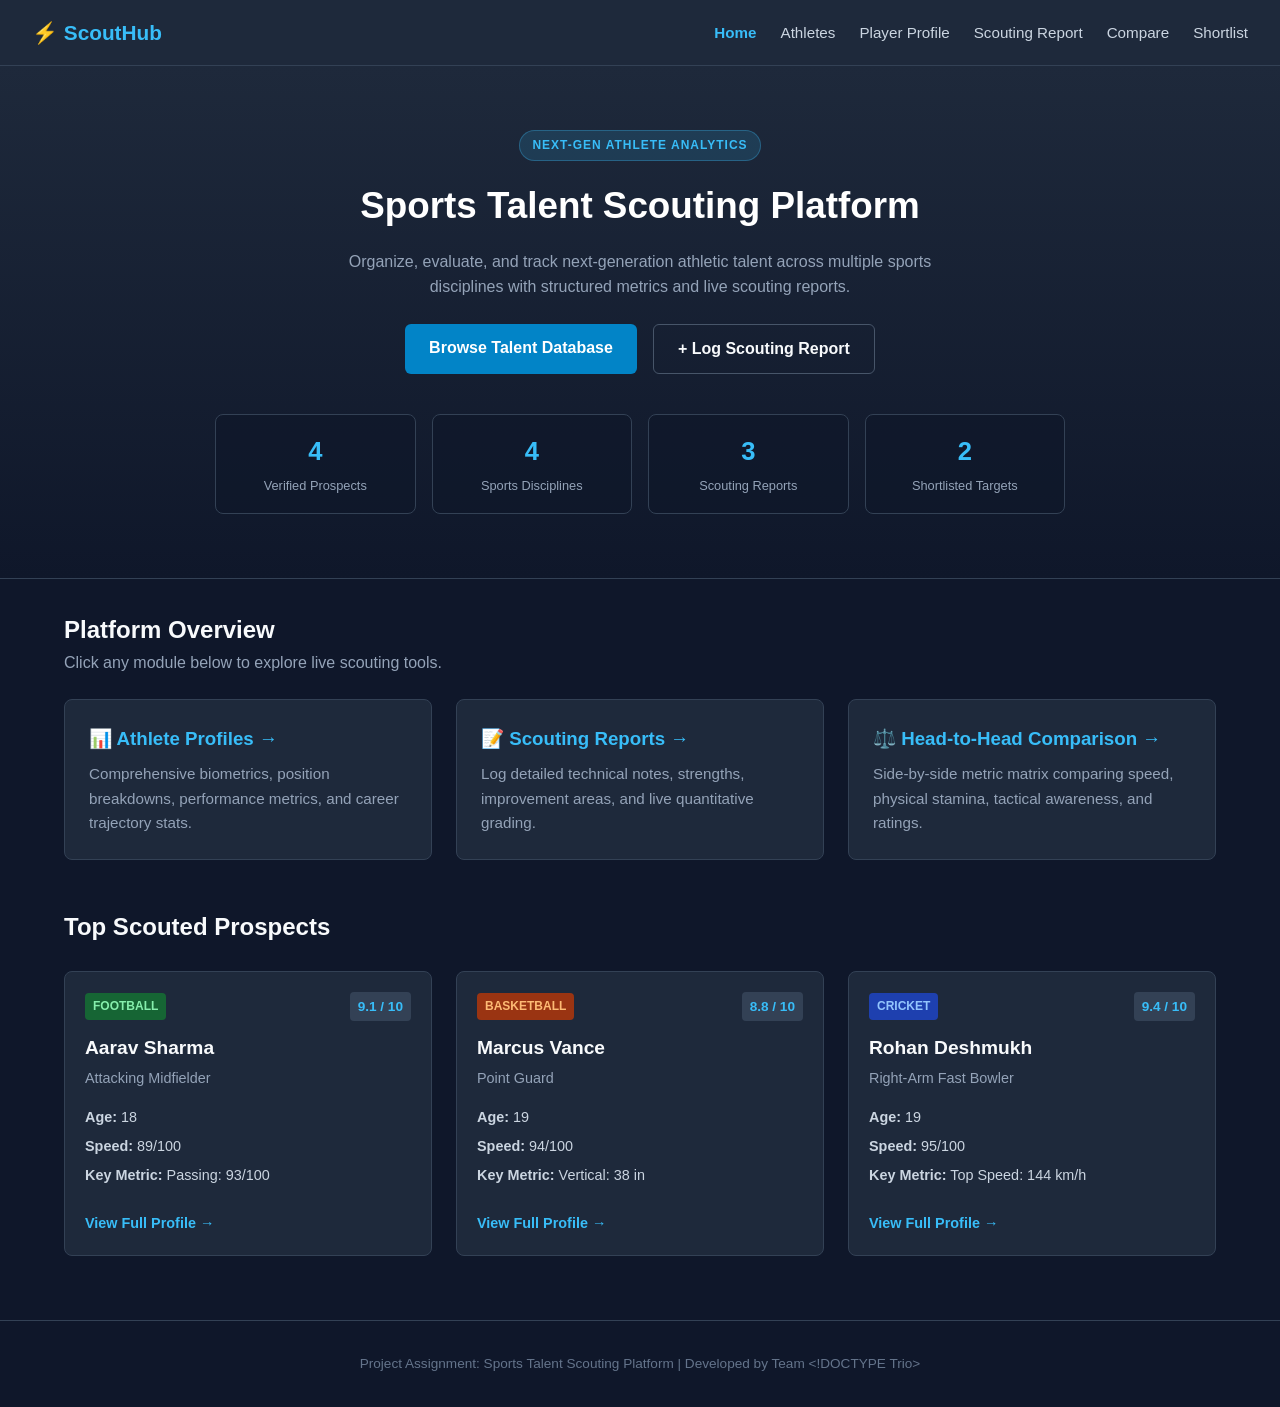
<file: index.html>
<!DOCTYPE html>
<html lang="en">
<head>
  <meta charset="UTF-8">
  <meta name="viewport" content="width=device-width, initial-scale=1.0">
  <title>Sports Talent Scouting Platform</title>
  <link rel="stylesheet" href="css/style.css">
</head>
<body>

  <header class="navbar">
    <div class="logo">⚡ ScoutHub</div>
    <nav>
      <ul class="nav-links">
        <li><a href="index.html" class="active">Home</a></li>
        <li><a href="athletes.html">Athletes</a></li>
        <li><a href="profile.html">Player Profile</a></li>
        <li><a href="report.html">Scouting Report</a></li>
        <li><a href="compare.html">Compare</a></li>
        <li><a href="shortlist.html">Shortlist</a></li>
      </ul>
    </nav>
  </header>

  <!-- Hero Banner -->
  <header class="hero">
    <span class="hero-tag">NEXT-GEN ATHLETE ANALYTICS</span>
    <h1>Sports Talent Scouting Platform</h1>
    <p>Organize, evaluate, and track next-generation athletic talent across multiple sports disciplines with structured metrics and live scouting reports.</p>
    <div class="hero-actions">
      <a href="athletes.html" class="cta-btn">Browse Talent Database</a>
      <a href="report.html" class="secondary-btn">+ Log Scouting Report</a>
    </div>

    <!-- Live Platform Stats Strip -->
    <div class="stats-strip">
      <div class="stat-pill">
        <span class="stat-num" id="stat-total">4</span>
        <span class="stat-lbl">Verified Prospects</span>
      </div>
      <div class="stat-pill">
        <span class="stat-num">4</span>
        <span class="stat-lbl">Sports Disciplines</span>
      </div>
      <div class="stat-pill">
        <span class="stat-num" id="stat-reports">3</span>
        <span class="stat-lbl">Scouting Reports</span>
      </div>
      <div class="stat-pill">
        <span class="stat-num" id="stat-shortlist">2</span>
        <span class="stat-lbl">Shortlisted Targets</span>
      </div>
    </div>
  </header>

  <main class="container">
    <!-- Clickable Platform Overview -->
    <section>
      <h2>Platform Overview</h2>
      <p class="subtitle">Click any module below to explore live scouting tools.</p>
      
      <div class="features-grid">
        <a href="profile.html" class="feature-box link-card">
          <h3>📊 Athlete Profiles &rarr;</h3>
          <p>Comprehensive biometrics, position breakdowns, performance metrics, and career trajectory stats.</p>
        </a>
        <a href="report.html" class="feature-box link-card">
          <h3>📝 Scouting Reports &rarr;</h3>
          <p>Log detailed technical notes, strengths, improvement areas, and live quantitative grading.</p>
        </a>
        <a href="compare.html" class="feature-box link-card">
          <h3>⚖️ Head-to-Head Comparison &rarr;</h3>
          <p>Side-by-side metric matrix comparing speed, physical stamina, tactical awareness, and ratings.</p>
        </a>
      </div>
    </section>

    <!-- Featured Athletes (Dynamically linked to Profile) -->
    <section class="featured-section">
      <h2>Top Scouted Prospects</h2>
      <div class="card-grid" id="home-featured-grid"></div>
    </section>
  </main>

  <footer>
    <p>Project Assignment: Sports Talent Scouting Platform | Developed by Team &lt;!DOCTYPE Trio&gt;</p>
  </footer>

  <script src="js/app.js"></script>
</body>
</html>
</file>
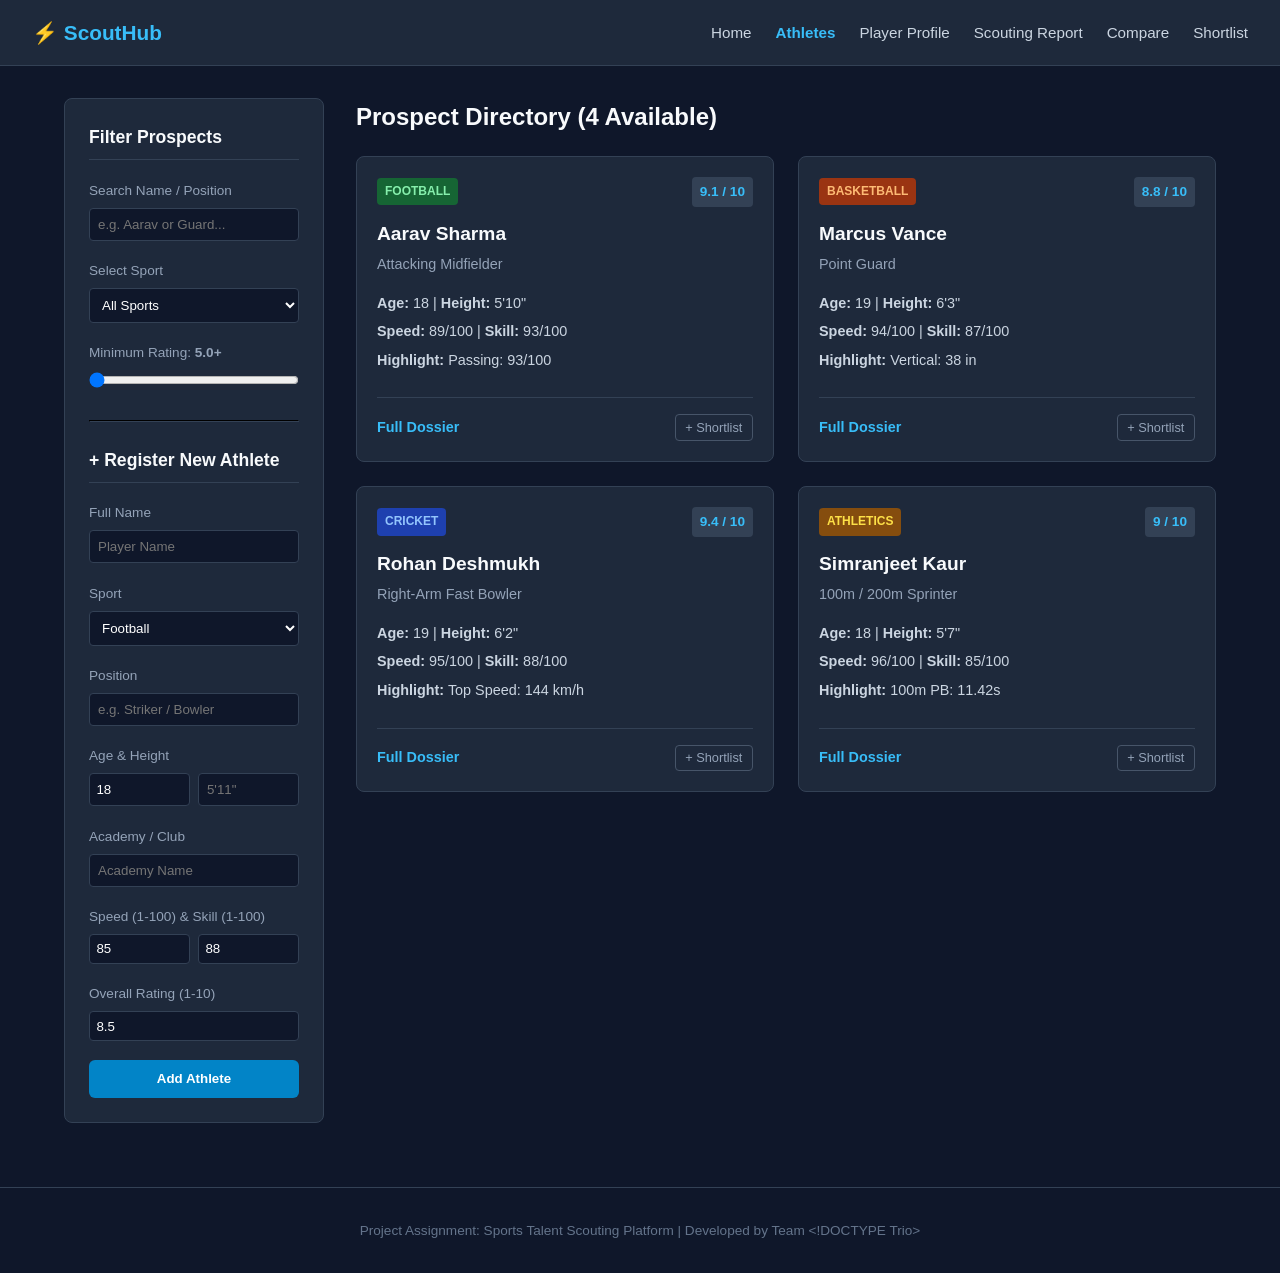
<file: athletes.html>
<!DOCTYPE html>
<html lang="en">
<head>
  <meta charset="UTF-8">
  <meta name="viewport" content="width=device-width, initial-scale=1.0">
  <title>Athlete Directory - Sports Talent Scouting Platform</title>
  <link rel="stylesheet" href="css/style.css">
</head>
<body>

  <header class="navbar">
    <div class="logo">⚡ ScoutHub</div>
    <nav>
      <ul class="nav-links">
        <li><a href="index.html">Home</a></li>
        <li><a href="athletes.html" class="active">Athletes</a></li>
        <li><a href="profile.html">Player Profile</a></li>
        <li><a href="report.html">Scouting Report</a></li>
        <li><a href="compare.html">Compare</a></li>
        <li><a href="shortlist.html">Shortlist</a></li>
      </ul>
    </nav>
  </header>

  <div class="container directory-layout">
    
    <!-- Filter + Add Athlete Sidebar -->
    <aside class="filter-panel">
      <h3>Filter Prospects</h3>
      <div class="filter-group">
        <label for="search">Search Name / Position</label>
        <input type="search" id="search" placeholder="e.g. Aarav or Guard...">
      </div>

      <div class="filter-group">
        <label for="sport">Select Sport</label>
        <select id="sport">
          <option value="all">All Sports</option>
          <option value="football">Football</option>
          <option value="basketball">Basketball</option>
          <option value="cricket">Cricket</option>
          <option value="athletics">Athletics</option>
        </select>
      </div>

      <div class="filter-group">
        <label for="min-rating">Minimum Rating: <strong id="rating-label">5.0+</strong></label>
        <input type="range" id="min-rating" min="5" max="10" step="0.5" value="5">
      </div>

      <hr style="border-color: #334155; margin: 1.5rem 0;">

      <!-- Register New Athlete Form -->
      <h3>+ Register New Athlete</h3>
      <form id="add-athlete-form">
        <div class="filter-group">
          <label for="new-name">Full Name</label>
          <input type="search" id="new-name" placeholder="Player Name" required>
        </div>
        <div class="filter-group">
          <label for="new-sport">Sport</label>
          <select id="new-sport">
            <option value="Football">Football</option>
            <option value="Basketball">Basketball</option>
            <option value="Cricket">Cricket</option>
            <option value="Athletics">Athletics</option>
          </select>
        </div>
        <div class="filter-group">
          <label for="new-pos">Position</label>
          <input type="search" id="new-pos" placeholder="e.g. Striker / Bowler" required>
        </div>
        <div class="filter-group">
          <label for="new-age">Age & Height</label>
          <div style="display:flex; gap:0.5rem;">
            <input type="number" id="new-age" value="18" min="14" max="30" required style="width:50%; padding:0.4rem; background:#0f172a; border:1px solid #334155; color:#fff; border-radius:4px;">
            <input type="search" id="new-height" placeholder="5'11&quot;" style="width:50%;">
          </div>
        </div>
        <div class="filter-group">
          <label for="new-club">Academy / Club</label>
          <input type="search" id="new-club" placeholder="Academy Name">
        </div>
        <div class="filter-group">
          <label for="new-speed">Speed (1-100) & Skill (1-100)</label>
          <div style="display:flex; gap:0.5rem;">
            <input type="number" id="new-speed" value="85" min="40" max="100" required style="width:50%; padding:0.4rem; background:#0f172a; border:1px solid #334155; color:#fff; border-radius:4px;">
            <input type="number" id="new-skill" value="88" min="40" max="100" required style="width:50%; padding:0.4rem; background:#0f172a; border:1px solid #334155; color:#fff; border-radius:4px;">
          </div>
        </div>
        <div class="filter-group">
          <label for="new-rating">Overall Rating (1-10)</label>
          <input type="number" id="new-rating" value="8.5" step="0.1" min="1" max="10" required style="width:100%; padding:0.4rem; background:#0f172a; border:1px solid #334155; color:#fff; border-radius:4px;">
        </div>
        <button type="submit" class="cta-btn full-width">Add Athlete</button>
      </form>
    </aside>

    <!-- Athlete Cards Directory -->
    <main class="directory-content">
      <div class="directory-header" style="margin-bottom: 1.2rem;">
        <h2 id="directory-count">Prospect Directory</h2>
      </div>
      <div class="card-grid" id="directory-grid"></div>
    </main>
  </div>

  <footer>
    <p>Project Assignment: Sports Talent Scouting Platform | Developed by Team &lt;!DOCTYPE Trio&gt;</p>
  </footer>

  <script src="js/app.js"></script>
</body>
</html>
</file>
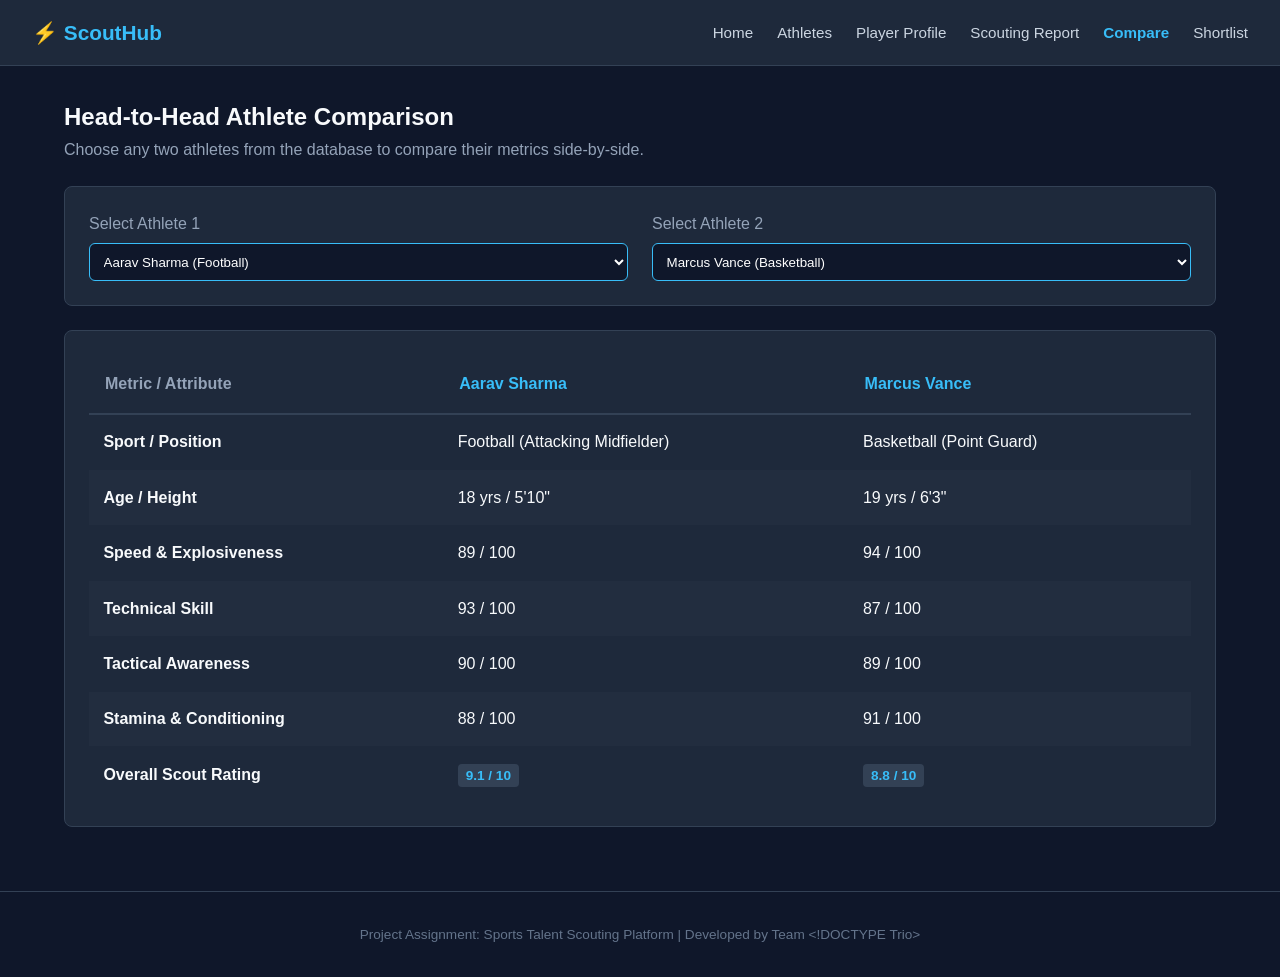
<file: compare.html>
<!DOCTYPE html>
<html lang="en">
<head>
  <meta charset="UTF-8">
  <meta name="viewport" content="width=device-width, initial-scale=1.0">
  <title>Prospect Comparison Matrix</title>
  <link rel="stylesheet" href="css/style.css">
</head>
<body>

  <header class="navbar">
    <div class="logo">⚡ ScoutHub</div>
    <nav>
      <ul class="nav-links">
        <li><a href="index.html">Home</a></li>
        <li><a href="athletes.html">Athletes</a></li>
        <li><a href="profile.html">Player Profile</a></li>
        <li><a href="report.html">Scouting Report</a></li>
        <li><a href="compare.html" class="active">Compare</a></li>
        <li><a href="shortlist.html">Shortlist</a></li>
      </ul>
    </nav>
  </header>

  <main class="container">
    <h2>Head-to-Head Athlete Comparison</h2>
    <p class="subtitle">Choose any two athletes from the database to compare their metrics side-by-side.</p>

    <!-- Player Selectors -->
    <div class="feature-box" style="margin-bottom: 1.5rem; display: grid; grid-template-columns: 1fr 1fr; gap: 1.5rem;">
      <div>
        <label for="compare-p1" style="display:block; margin-bottom:0.4rem; color:#94a3b8;">Select Athlete 1</label>
        <select id="compare-p1" style="width:100%; padding:0.6rem; background:#0f172a; color:#fff; border:1px solid #38bdf8; border-radius:6px;"></select>
      </div>
      <div>
        <label for="compare-p2" style="display:block; margin-bottom:0.4rem; color:#94a3b8;">Select Athlete 2</label>
        <select id="compare-p2" style="width:100%; padding:0.6rem; background:#0f172a; color:#fff; border:1px solid #38bdf8; border-radius:6px;"></select>
      </div>
    </div>

    <div class="feature-box" style="overflow-x: auto;">
      <table style="width: 100%; border-collapse: collapse; text-align: left;">
        <thead>
          <tr style="border-bottom: 2px solid #334155;">
            <th style="padding: 1rem; color: #94a3b8;">Metric / Attribute</th>
            <th style="padding: 1rem; color: #38bdf8;" id="th-p1">Athlete 1</th>
            <th style="padding: 1rem; color: #38bdf8;" id="th-p2">Athlete 2</th>
          </tr>
        </thead>
        <tbody id="compare-tbody"></tbody>
      </table>
    </div>
  </main>

  <footer>
    <p>Project Assignment: Sports Talent Scouting Platform | Developed by Team &lt;!DOCTYPE Trio&gt;</p>
  </footer>

  <script src="js/app.js"></script>
</body>
</html>
</file>
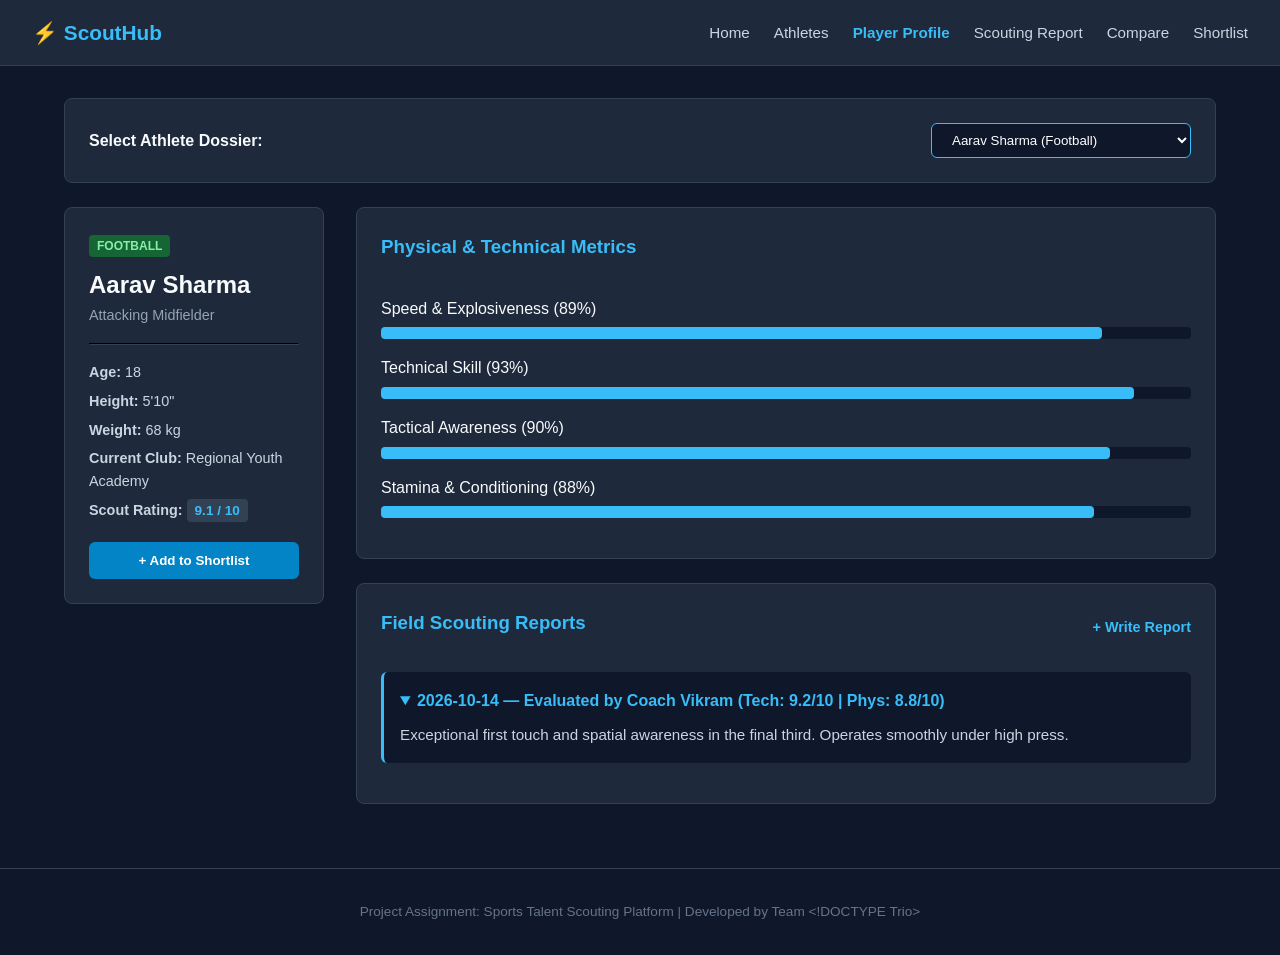
<file: profile.html>
<!DOCTYPE html>
<html lang="en">
<head>
  <meta charset="UTF-8">
  <meta name="viewport" content="width=device-width, initial-scale=1.0">
  <title>Athlete Profile - ScoutHub</title>
  <link rel="stylesheet" href="css/style.css">
</head>
<body>

  <header class="navbar">
    <div class="logo">⚡ ScoutHub</div>
    <nav>
      <ul class="nav-links">
        <li><a href="index.html">Home</a></li>
        <li><a href="athletes.html">Athletes</a></li>
        <li><a href="profile.html" class="active">Player Profile</a></li>
        <li><a href="report.html">Scouting Report</a></li>
        <li><a href="compare.html">Compare</a></li>
        <li><a href="shortlist.html">Shortlist</a></li>
      </ul>
    </nav>
  </header>

  <main class="container">
    <!-- Switch Between Any Athlete -->
    <div class="feature-box" style="margin-bottom: 1.5rem; display: flex; justify-content: space-between; align-items: center; flex-wrap: wrap; gap: 1rem;">
      <div>
        <strong>Select Athlete Dossier:</strong>
      </div>
      <select id="profile-switcher" style="padding: 0.5rem 1rem; background: #0f172a; color: #fff; border: 1px solid #38bdf8; border-radius: 6px; min-width: 260px;"></select>
    </div>

    <div class="directory-layout">
      <!-- Athlete Bio Sidebar -->
      <aside class="filter-panel">
        <span class="sport-badge football" id="prof-sport">Football</span>
        <h2 style="margin-top: 0.5rem;" id="prof-name">Aarav Sharma</h2>
        <p class="position" id="prof-pos">Attacking Midfielder</p>
        <hr style="border-color: #334155; margin-bottom: 1rem;">
        <ul class="card-stats">
          <li><strong>Age:</strong> <span id="prof-age">18</span></li>
          <li><strong>Height:</strong> <span id="prof-height">5'10"</span></li>
          <li><strong>Weight:</strong> <span id="prof-weight">68 kg</span></li>
          <li><strong>Current Club:</strong> <span id="prof-club">Regional Youth Academy</span></li>
          <li><strong>Scout Rating:</strong> <span class="rating-badge" id="prof-rating">9.1 / 10</span></li>
        </ul>
        <button type="button" id="prof-shortlist-btn" class="cta-btn full-width">+ Add to Shortlist</button>
      </aside>

      <!-- Athlete Metrics & Scouting History -->
      <section class="directory-content">
        <article class="feature-box" style="margin-bottom: 1.5rem;">
          <h3>Physical & Technical Metrics</h3>
          <br>
          <label id="bar-speed-lbl">Speed & Explosiveness (89%)</label>
          <div style="background:#0f172a; border-radius:4px; height:12px; margin: 6px 0 16px 0;">
            <div id="bar-speed" style="background:#38bdf8; width:89%; height:100%; border-radius:4px; transition: width 0.3s;"></div>
          </div>

          <label id="bar-skill-lbl">Technical Skill (93%)</label>
          <div style="background:#0f172a; border-radius:4px; height:12px; margin: 6px 0 16px 0;">
            <div id="bar-skill" style="background:#38bdf8; width:93%; height:100%; border-radius:4px; transition: width 0.3s;"></div>
          </div>

          <label id="bar-tactical-lbl">Tactical Awareness (90%)</label>
          <div style="background:#0f172a; border-radius:4px; height:12px; margin: 6px 0 16px 0;">
            <div id="bar-tactical" style="background:#38bdf8; width:90%; height:100%; border-radius:4px; transition: width 0.3s;"></div>
          </div>

          <label id="bar-stamina-lbl">Stamina & Conditioning (88%)</label>
          <div style="background:#0f172a; border-radius:4px; height:12px; margin: 6px 0 16px 0;">
            <div id="bar-stamina" style="background:#38bdf8; width:88%; height:100%; border-radius:4px; transition: width 0.3s;"></div>
          </div>
        </article>

        <!-- Dynamic Scouting Reports -->
        <article class="feature-box">
          <div style="display: flex; justify-content: space-between; align-items: center;">
            <h3>Field Scouting Reports</h3>
            <a href="report.html" class="card-link">+ Write Report</a>
          </div>
          <br>
          <div id="prof-reports-list"></div>
        </article>
      </section>
    </div>
  </main>

  <footer>
    <p>Project Assignment: Sports Talent Scouting Platform | Developed by Team &lt;!DOCTYPE Trio&gt;</p>
  </footer>

  <script src="js/app.js"></script>
</body>
</html>
</file>
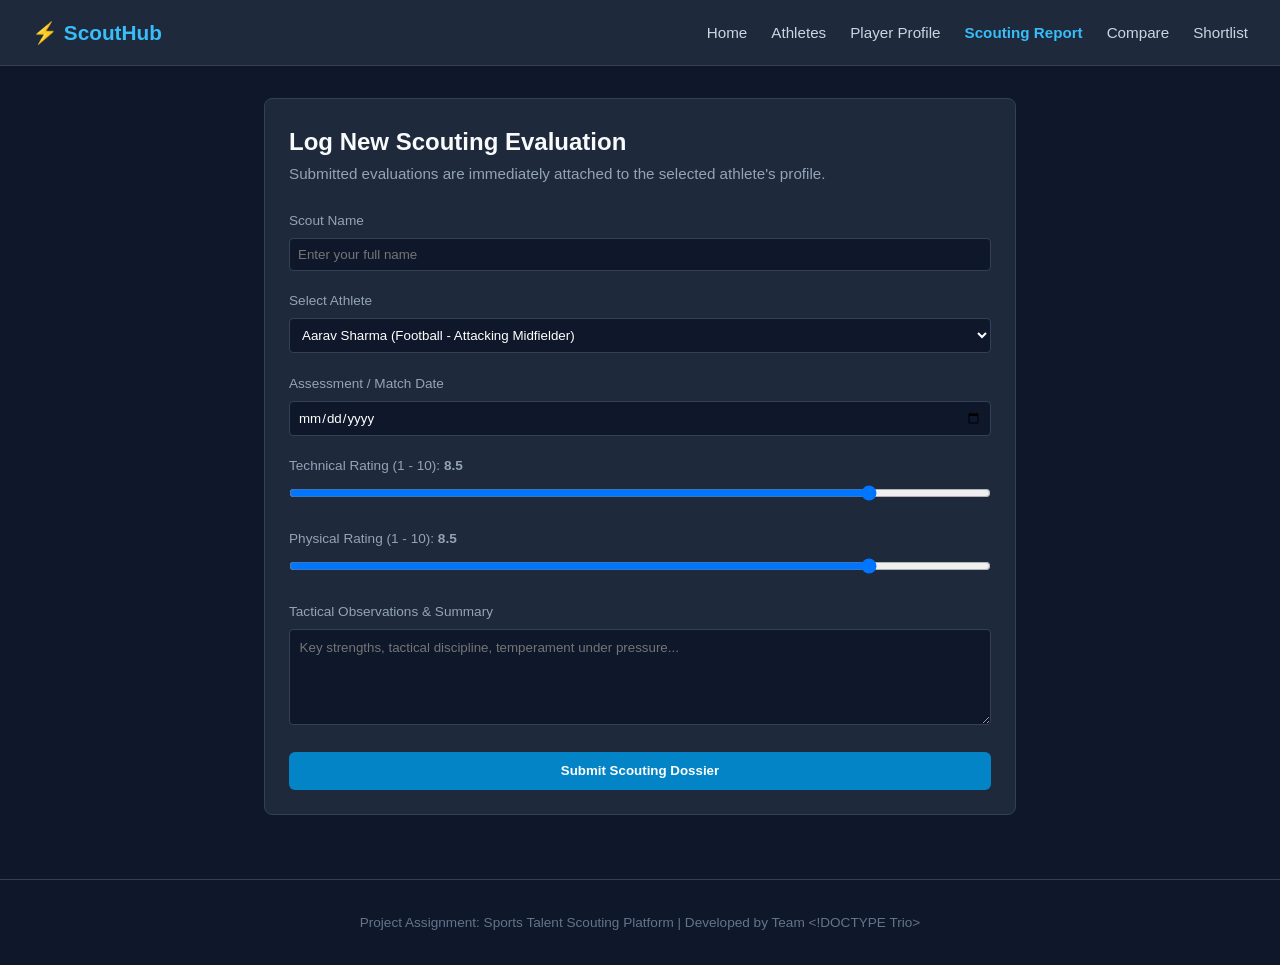
<file: report.html>
<!DOCTYPE html>
<html lang="en">
<head>
  <meta charset="UTF-8">
  <meta name="viewport" content="width=device-width, initial-scale=1.0">
  <title>Submit Scouting Report</title>
  <link rel="stylesheet" href="css/style.css">
</head>
<body>

  <header class="navbar">
    <div class="logo">⚡ ScoutHub</div>
    <nav>
      <ul class="nav-links">
        <li><a href="index.html">Home</a></li>
        <li><a href="athletes.html">Athletes</a></li>
        <li><a href="profile.html">Player Profile</a></li>
        <li><a href="report.html" class="active">Scouting Report</a></li>
        <li><a href="compare.html">Compare</a></li>
        <li><a href="shortlist.html">Shortlist</a></li>
      </ul>
    </nav>
  </header>

  <main class="container" style="max-width: 800px;">
    <section class="feature-box">
      <h2>Log New Scouting Evaluation</h2>
      <p class="subtitle">Submitted evaluations are immediately attached to the selected athlete's profile.</p>

      <form id="scouting-report-form">
        <div class="filter-group">
          <label for="scout-name">Scout Name</label>
          <input type="search" id="scout-name" placeholder="Enter your full name" required>
        </div>

        <div class="filter-group">
          <label for="player-select">Select Athlete</label>
          <select id="player-select"></select>
        </div>

        <div class="filter-group">
          <label for="match-date">Assessment / Match Date</label>
          <input type="date" id="match-date" style="width: 100%; padding: 0.5rem; background-color: #0f172a; border: 1px solid #334155; border-radius: 4px; color: #ffffff;">
        </div>

        <div class="filter-group">
          <label for="tech-score">Technical Rating (1 - 10): <strong id="tech-val">8.5</strong></label>
          <input type="range" id="tech-score" min="1" max="10" step="0.5" value="8.5" oninput="document.getElementById('tech-val').innerText = this.value">
        </div>

        <div class="filter-group">
          <label for="phys-score">Physical Rating (1 - 10): <strong id="phys-val">8.5</strong></label>
          <input type="range" id="phys-score" min="1" max="10" step="0.5" value="8.5" oninput="document.getElementById('phys-val').innerText = this.value">
        </div>

        <div class="filter-group">
          <label for="observations">Tactical Observations & Summary</label>
          <textarea id="observations" rows="5" required placeholder="Key strengths, tactical discipline, temperament under pressure..." style="width: 100%; padding: 0.6rem; background-color: #0f172a; border: 1px solid #334155; border-radius: 4px; color: #ffffff;"></textarea>
        </div>

        <button type="submit" class="cta-btn full-width">Submit Scouting Dossier</button>
      </form>
    </section>
  </main>

  <footer>
    <p>Project Assignment: Sports Talent Scouting Platform | Developed by Team &lt;!DOCTYPE Trio&gt;</p>
  </footer>

  <script src="js/app.js"></script>
</body>
</html>
</file>
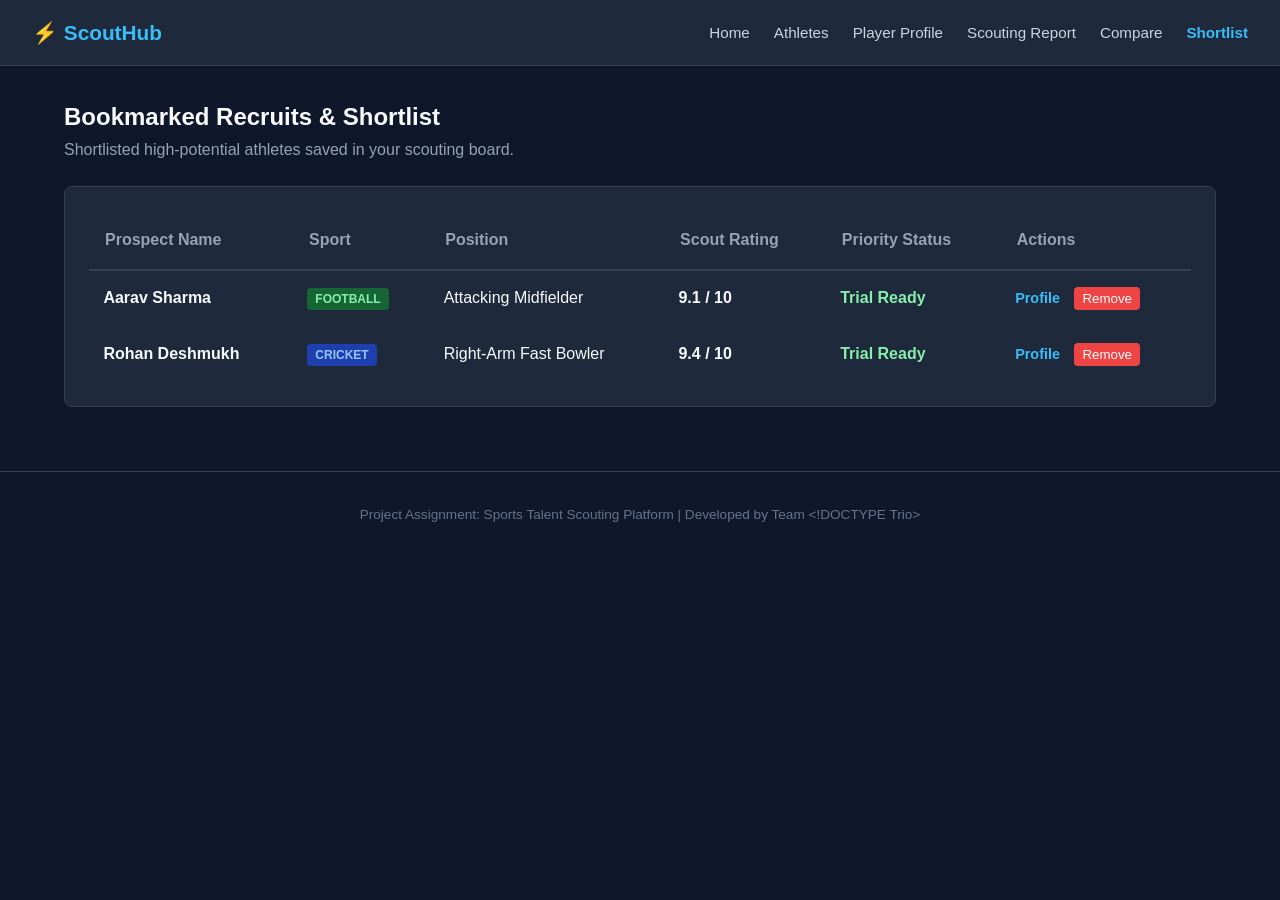
<file: shortlist.html>
<!DOCTYPE html>
<html lang="en">
<head>
  <meta charset="UTF-8">
  <meta name="viewport" content="width=device-width, initial-scale=1.0">
  <title>Scout Shortlist</title>
  <link rel="stylesheet" href="css/style.css">
</head>
<body>

  <header class="navbar">
    <div class="logo">⚡ ScoutHub</div>
    <nav>
      <ul class="nav-links">
        <li><a href="index.html">Home</a></li>
        <li><a href="athletes.html">Athletes</a></li>
        <li><a href="profile.html">Player Profile</a></li>
        <li><a href="report.html">Scouting Report</a></li>
        <li><a href="compare.html">Compare</a></li>
        <li><a href="shortlist.html" class="active">Shortlist</a></li>
      </ul>
    </nav>
  </header>

  <main class="container">
    <h2>Bookmarked Recruits & Shortlist</h2>
    <p class="subtitle">Shortlisted high-potential athletes saved in your scouting board.</p>

    <div class="feature-box" style="overflow-x: auto;">
      <table style="width: 100%; border-collapse: collapse; text-align: left;">
        <thead>
          <tr style="border-bottom: 2px solid #334155;">
            <th style="padding: 1rem; color: #94a3b8;">Prospect Name</th>
            <th style="padding: 1rem; color: #94a3b8;">Sport</th>
            <th style="padding: 1rem; color: #94a3b8;">Position</th>
            <th style="padding: 1rem; color: #94a3b8;">Scout Rating</th>
            <th style="padding: 1rem; color: #94a3b8;">Priority Status</th>
            <th style="padding: 1rem; color: #94a3b8;">Actions</th>
          </tr>
        </thead>
        <tbody id="shortlist-tbody"></tbody>
      </table>
    </div>
  </main>

  <footer>
    <p>Project Assignment: Sports Talent Scouting Platform | Developed by Team &lt;!DOCTYPE Trio&gt;</p>
  </footer>

  <script src="js/app.js"></script>
</body>
</html>
</file>
<file: css/style.css>
* {
  margin: 0;
  padding: 0;
  box-sizing: border-box;
  font-family: -apple-system, BlinkMacSystemFont, "Segoe UI", Roboto, sans-serif;
}

body {
  background-color: #0f172a;
  color: #f8fafc;
  line-height: 1.6;
}

.navbar {
  display: flex;
  justify-content: space-between;
  align-items: center;
  padding: 1rem 2rem;
  background-color: #1e293b;
  border-bottom: 1px solid #334155;
}

.logo {
  font-size: 1.3rem;
  font-weight: 700;
  color: #38bdf8;
}

.nav-links {
  display: flex;
  list-style: none;
  gap: 1.5rem;
}

.nav-links a {
  color: #cbd5e1;
  text-decoration: none;
  font-size: 0.95rem;
  transition: color 0.2s ease;
}

.nav-links a:hover,
.nav-links a.active {
  color: #38bdf8;
  font-weight: 600;
}

.hero {
  text-align: center;
  padding: 4rem 1.5rem;
  background: linear-gradient(180deg, #1e293b 0%, #0f172a 100%);
  border-bottom: 1px solid #334155;
}

.hero h1 {
  font-size: 2.3rem;
  margin-bottom: 0.8rem;
  color: #ffffff;
}

.hero p {
  color: #94a3b8;
  max-width: 650px;
  margin: 0 auto 1.5rem auto;
}

.cta-btn {
  display: inline-block;
  background-color: #0284c7;
  color: #ffffff;
  padding: 0.7rem 1.5rem;
  border-radius: 6px;
  text-decoration: none;
  font-weight: 600;
  border: none;
  cursor: pointer;
}

.cta-btn:hover {
  background-color: #0369a1;
}

.container {
  max-width: 1200px;
  margin: 2rem auto;
  padding: 0 1.5rem;
}

.subtitle {
  color: #94a3b8;
  margin-bottom: 1.5rem;
}

.features-grid {
  display: grid;
  grid-template-columns: repeat(auto-fit, minmax(280px, 1fr));
  gap: 1.5rem;
  margin-bottom: 3rem;
}

.feature-box {
  background-color: #1e293b;
  padding: 1.5rem;
  border-radius: 8px;
  border: 1px solid #334155;
}

.feature-box h3 {
  margin-bottom: 0.5rem;
  color: #38bdf8;
}

.feature-box p {
  color: #94a3b8;
  font-size: 0.95rem;
}

.featured-section h2 {
  margin-bottom: 1.5rem;
}

.card-grid {
  display: grid;
  grid-template-columns: repeat(auto-fit, minmax(280px, 1fr));
  gap: 1.5rem;
}

.athlete-card {
  background-color: #1e293b;
  border: 1px solid #334155;
  border-radius: 8px;
  padding: 1.25rem;
  display: flex;
  flex-direction: column;
}

.card-header {
  display: flex;
  justify-content: space-between;
  align-items: center;
  margin-bottom: 0.75rem;
}

.sport-badge {
  font-size: 0.75rem;
  font-weight: 700;
  text-transform: uppercase;
  padding: 0.25rem 0.5rem;
  border-radius: 4px;
}

.sport-badge.football { background-color: #166534; color: #86efac; }
.sport-badge.basketball { background-color: #9a3412; color: #fdba74; }
.sport-badge.cricket { background-color: #1e40af; color: #93c5fd; }
.sport-badge.athletics { background-color: #854d0e; color: #fde047; }

.rating-badge {
  background-color: #334155;
  color: #38bdf8;
  font-weight: 700;
  font-size: 0.85rem;
  padding: 0.25rem 0.5rem;
  border-radius: 4px;
}

.athlete-card h3 {
  font-size: 1.2rem;
  margin-bottom: 0.2rem;
}

.position {
  color: #94a3b8;
  font-size: 0.9rem;
  margin-bottom: 1rem;
}

.card-stats {
  list-style: none;
  font-size: 0.9rem;
  margin-bottom: 1.25rem;
  color: #cbd5e1;
}

.card-stats li {
  margin-bottom: 0.35rem;
}

.card-actions {
  display: flex;
  justify-content: space-between;
  align-items: center;
  margin-top: auto;
  padding-top: 1rem;
  border-top: 1px solid #334155;
}

.card-link {
  color: #38bdf8;
  text-decoration: none;
  font-weight: 600;
  font-size: 0.9rem;
}

.bookmark-btn {
  background: none;
  border: 1px solid #475569;
  color: #94a3b8;
  padding: 0.3rem 0.6rem;
  border-radius: 4px;
  text-decoration: none;
  font-size: 0.8rem;
}

.bookmark-btn:hover {
  background-color: #334155;
  color: #ffffff;
}

.directory-layout {
  display: grid;
  grid-template-columns: 260px 1fr;
  gap: 2rem;
}

.filter-panel {
  background-color: #1e293b;
  padding: 1.5rem;
  border-radius: 8px;
  border: 1px solid #334155;
  height: fit-content;
}

.filter-panel h3 {
  margin-bottom: 1.2rem;
  font-size: 1.1rem;
  border-bottom: 1px solid #334155;
  padding-bottom: 0.5rem;
}

.filter-group {
  margin-bottom: 1.2rem;
}

.filter-group label {
  display: block;
  font-size: 0.85rem;
  color: #94a3b8;
  margin-bottom: 0.4rem;
}

.filter-group input[type="search"],
.filter-group select {
  width: 100%;
  padding: 0.5rem;
  background-color: #0f172a;
  border: 1px solid #334155;
  border-radius: 4px;
  color: #ffffff;
}

.filter-group input[type="range"] {
  width: 100%;
}

.full-width {
  width: 100%;
  text-align: center;
}

footer {
  text-align: center;
  padding: 2rem;
  border-top: 1px solid #334155;
  color: #64748b;
  font-size: 0.85rem;
  margin-top: 4rem;
}

@media (max-width: 768px) {
  .directory-layout {
    grid-template-columns: 1fr;
  }
}
/* Clickable Overview Cards & Hero Enhancements */
.link-card {
  text-decoration: none;
  display: block;
  transition: transform 0.2s ease, border-color 0.2s ease;
}

.link-card:hover {
  transform: translateY(-4px);
  border-color: #38bdf8;
}

.hero-tag {
  display: inline-block;
  background-color: rgba(56, 189, 248, 0.15);
  color: #38bdf8;
  font-size: 0.75rem;
  font-weight: 700;
  letter-spacing: 1px;
  padding: 0.3rem 0.8rem;
  border-radius: 20px;
  margin-bottom: 1rem;
  border: 1px solid rgba(56, 189, 248, 0.3);
}

.hero-actions {
  display: flex;
  justify-content: center;
  gap: 1rem;
  flex-wrap: wrap;
}

.secondary-btn {
  display: inline-block;
  background-color: transparent;
  color: #f8fafc;
  padding: 0.7rem 1.5rem;
  border-radius: 6px;
  text-decoration: none;
  font-weight: 600;
  border: 1px solid #475569;
}

.secondary-btn:hover {
  border-color: #38bdf8;
  color: #38bdf8;
}

.stats-strip {
  display: grid;
  grid-template-columns: repeat(auto-fit, minmax(150px, 1fr));
  gap: 1rem;
  max-width: 850px;
  margin: 2.5rem auto 0 auto;
}

.stat-pill {
  background-color: rgba(15, 23, 42, 0.7);
  border: 1px solid #334155;
  padding: 1rem;
  border-radius: 8px;
}

.stat-num {
  display: block;
  font-size: 1.6rem;
  font-weight: 700;
  color: #38bdf8;
}

.stat-lbl {
  font-size: 0.8rem;
  color: #94a3b8;
}
</file>
